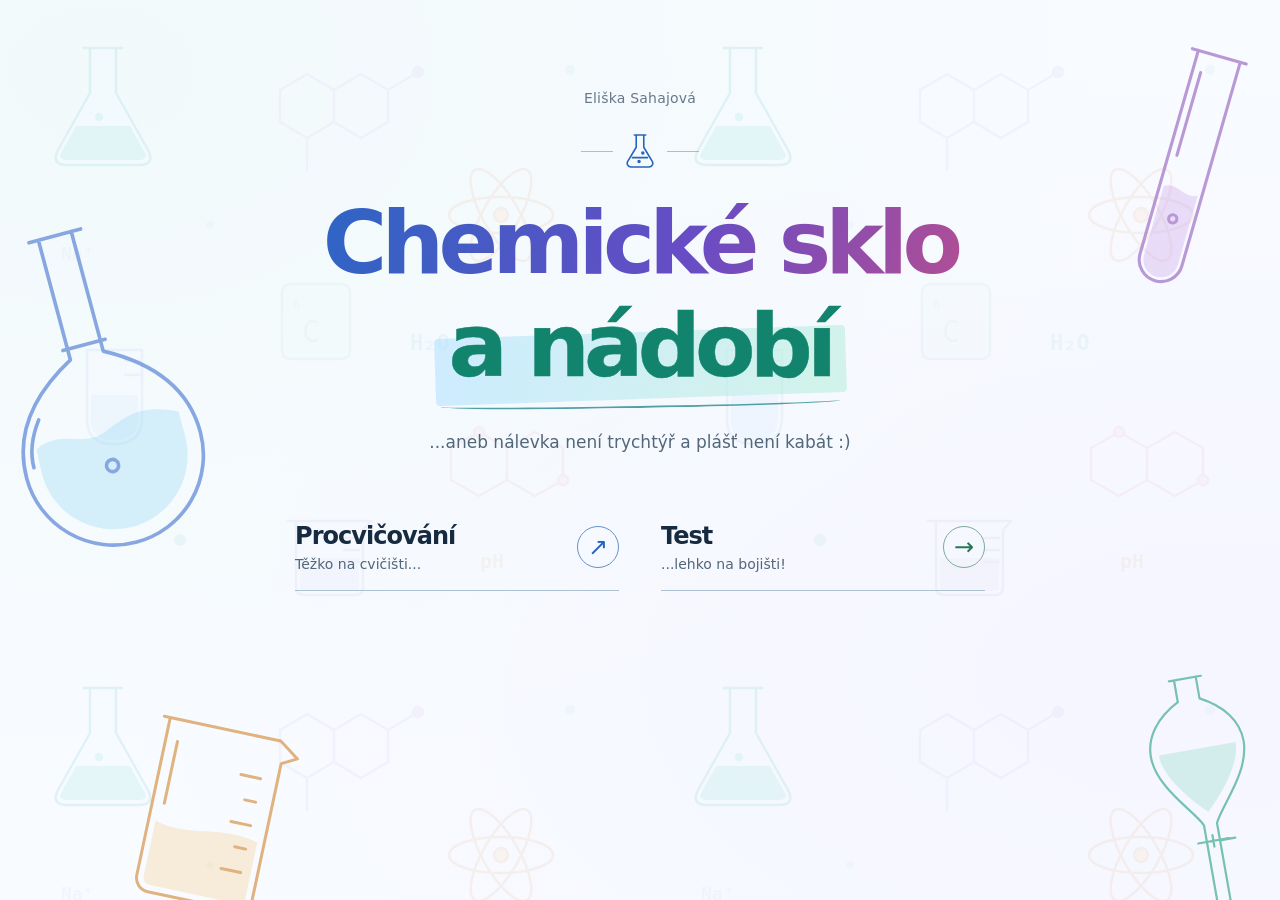
<file: index.html>
<!doctype html>
<html lang="cs"><head><meta charset="utf-8"><meta name="viewport" content="width=device-width,initial-scale=1">
<title>Chemické sklo a nádobí</title><meta name="description" content="Poznej chemické sklo a nádobí. Procvičování s obrázky a školní test.">
<style>
:root{--ink:#172b40;--muted:#526779;--blue:#2664be;--green:#237754}*{box-sizing:border-box}body{margin:0;min-height:100svh;color:var(--ink);font-family:"Avenir Next",Avenir,"Segoe UI",system-ui,sans-serif;background:#f8fbff;background-image:linear-gradient(#f8fbff70,#f8fbff70),url('chemie.svg'),radial-gradient(ellipse at 0 10%,#def4ef,transparent 65%),radial-gradient(ellipse at 100% 80%,#f0e8fc,transparent 65%);background-size:auto,640px 640px,cover,cover;background-attachment:fixed}button,input{font:inherit}button,a{-webkit-tap-highlight-color:transparent}button{cursor:pointer}a:focus-visible,button:focus-visible,input:focus-visible{outline:3px solid var(--blue);outline-offset:6px}.hidden{display:none!important}.page{max-width:1020px;margin:auto;padding:clamp(50px,10vh,100px) 28px 48px}.welcome{text-align:center}.lab-symbol{display:flex;align-items:center;justify-content:center;gap:10px;color:var(--blue);margin-bottom:26px}.lab-symbol:before,.lab-symbol:after{content:"";width:32px;height:1px;background:currentColor;opacity:.4}.lab-symbol svg{width:34px;height:38px}h1{font-size:clamp(45px,8.5vw,88px);line-height:1.06;letter-spacing:-.065em;font-weight:850;margin:0;text-wrap:balance}h1 .first{display:block}h1 .highlight{position:relative;display:inline-block;color:#235ca6;margin-top:10px;isolation:isolate;-webkit-text-stroke:.5px #235ca6}h1 .highlight:before{content:"";position:absolute;inset:35% -14px -7%;z-index:-1;border-radius:4px;background:linear-gradient(100deg,#a5d9ff90,#9de3ca90);transform:rotate(-2deg)}h1 .highlight:after{content:"";position:absolute;left:-8px;right:-8px;bottom:-15px;height:7px;border-bottom:2px solid #2364a9;border-radius:50%;transform:rotate(-1deg);opacity:.8}.intro{color:var(--muted);font-size:17px;line-height:1.6;margin:36px 0 0}.mode-grid{display:grid;grid-template-columns:repeat(2,minmax(0,1fr));gap:42px;max-width:690px;margin:48px auto 0}.mode-choice{display:flex;align-items:center;justify-content:space-between;gap:16px;padding:18px 0;border:0;border-bottom:1px solid #adc0d1;background:transparent;text-align:left;color:var(--ink);text-decoration:none;font:inherit}.mode-copy{display:flex;flex-direction:column;gap:6px}.mode-copy strong{font-size:24px;font-weight:750;letter-spacing:-.04em}.mode-copy small{font-size:14px;color:var(--muted);font-weight:400}.arrow{display:grid;place-items:center;flex-shrink:0;width:42px;height:42px;border-radius:50%;border:1px solid #6792c4;color:var(--blue);font-size:24px;transition:transform .18s,background .18s}.test .arrow{color:var(--green);border-color:#7caa96}.mode-choice:hover .arrow{transform:translateX(4px);background:#dcecff}.mode-choice.test:hover .arrow{background:#e0f2e8}.mode-choice:hover strong{color:var(--blue)}.mode-choice.test:hover strong{color:var(--green)}.test-panel{max-width:530px;margin:40px auto 0;padding:30px 0 0;border-top:1px solid #ccd9e4;text-align:left}.test-panel h2{font-size:25px;letter-spacing:-.04em;margin:0 0 8px}.test-panel p{font-size:14px;color:var(--muted);line-height:1.5}.test-panel label{display:block;font-size:14px;font-weight:700;margin:20px 0 7px}.test-panel input{width:100%;padding:13px 15px;border:1px solid #a9bfce;border-radius:10px;background:#ffffffcf;color:var(--ink)}#code{font-weight:700;letter-spacing:.1em}.primary-btn{border:0;border-radius:10px;background:var(--ink);color:white;font-weight:700;padding:14px 20px;margin-top:22px}.primary-btn:hover{background:#285371}.primary-btn:disabled{opacity:.65;cursor:wait}.test-panel .status{color:#a32e49;min-height:22px}footer{text-align:center;margin-top:46px;color:#668093;font-size:12px;letter-spacing:.06em}@media(max-width:550px){.page{padding:48px 24px 32px}h1{font-size:clamp(42px,10.5vw,58px)}.mode-grid{gap:22px;margin-top:36px}.mode-copy strong{font-size:19px}.mode-copy small{font-size:12px}.arrow{width:32px;height:32px;font-size:20px}.mode-choice{gap:8px}.intro{font-size:15px}.lab-symbol{margin-bottom:24px}}@media(max-width:350px){.mode-grid{grid-template-columns:1fr;gap:12px}}@media(prefers-reduced-motion:reduce){.arrow{transition:none}}

body{background-image:linear-gradient(#f8fbffc0,#f8fbffc0),url('chemie.svg'),radial-gradient(ellipse at 8% 8%,#dcf5ef,transparent 60%),radial-gradient(ellipse at 95% 75%,#ece5ff,transparent 65%)}.page{position:relative;z-index:1}
h1 .first{color:#3464bf;background:linear-gradient(105deg,#216bc4 8%,#674cc5 55%,#ce4e83 95%);-webkit-background-clip:text;background-clip:text;-webkit-text-fill-color:transparent}h1 .highlight{color:#12846d;-webkit-text-stroke:.5px #12846d}h1 .highlight:before{background:linear-gradient(100deg,#afe1ff90,#b6efd990)}h1 .highlight:after{border-color:#278a91}
.author{margin:0 0 26px;color:#68788a;font-size:14px;font-weight:500;letter-spacing:.015em}
.background-art{position:fixed;inset:0;z-index:0;overflow:hidden;pointer-events:none}.background-art svg{position:absolute;overflow:visible;opacity:.75}
.flask{width:230px;height:340px;left:-20px;top:24%;transform:rotate(-15deg)}.tube{width:190px;height:280px;right:0;top:4%;transform:rotate(16deg)}.funnel{width:150px;height:250px;right:0;bottom:-18px;transform:rotate(-10deg)}.beaker{width:200px;height:220px;left:9%;bottom:-25px;transform:rotate(12deg)}
@media(max-width:650px){.background-art svg{opacity:.4}.flask{left:-110px;width:190px;height:260px}.tube{right:-75px;width:155px;height:230px}.funnel{right:-65px;bottom:-30px;width:130px;height:220px}.beaker{left:-70px;width:170px;height:190px}.author{font-size:13px}}
</style></head><body><div class="background-art" aria-hidden="true">
<svg class="flask" viewBox="0 0 180 280" fill="none" stroke="#638bd9" stroke-width="3" stroke-linecap="round" stroke-linejoin="round"><path d="M68 12h44M76 12v102c-39 21-60 49-60 85a74 74 0 0 0 148 0c0-36-21-64-60-85V12"/><path d="M30 178c25-12 37 10 60 0s35-12 61 0v21a61 61 0 0 1-122 0Z" fill="#9bd8f5" fill-opacity=".48" stroke="none"/><path d="M38 155c-9 12-14 24-14 37M72 105h36"/><circle cx="87" cy="207" r="5"/></svg>
<svg class="tube" viewBox="0 0 130 270" fill="none" stroke="#a578c7" stroke-width="3" stroke-linecap="round"><path d="M38 15h54M44 15v204a21 21 0 0 0 42 0V15"/><path d="M48 150c12-8 22 7 34 0v69a17 17 0 0 1-34 0Z" fill="#c9a3ea" fill-opacity=".45" stroke="none"/><path d="M52 35v83"/><circle cx="65" cy="178" r="4"/></svg>
<svg class="funnel" viewBox="0 0 200 340" fill="none" stroke="#4baf98" stroke-width="3" stroke-linecap="round" stroke-linejoin="round"><path d="M78 12h44M85 12v30c-31 16-49 40-49 67 0 43 45 82 55 104v107h18v-107c10-22 55-61 55-104 0-27-18-51-49-67V12"/><path d="M47 109h106c0 27-26 61-53 87-27-26-53-60-53-87Z" fill="#93d9c8" fill-opacity=".45" stroke="none"/><path d="M79 236h42M100 228v16M111 237h19"/></svg>
<svg class="beaker" viewBox="0 0 200 220" fill="none" stroke="#d99a54" stroke-width="3" stroke-linecap="round" stroke-linejoin="round"><path d="M30 24h119l20 14-15 8v139a14 14 0 0 1-14 14H50a14 14 0 0 1-14-14V24"/><path d="M43 128c38 10 62-10 104 0v57a7 7 0 0 1-7 7H50a7 7 0 0 1-7-7Z" fill="#f4c780" fill-opacity=".4" stroke="none"/><path d="M117 65h20M126 89h11M117 113h20M126 137h11M117 161h20M48 46v63"/></svg></div><main class="page"><section class="welcome" aria-labelledby="title">
<p class="author">Eliška Sahajová</p><div class="lab-symbol" aria-hidden="true"><svg viewBox="0 0 36 40" fill="none" stroke="currentColor" stroke-width="1.7" stroke-linecap="round" stroke-linejoin="round"><path d="M12 3h12M14 3v13L5 31a4 4 0 0 0 3.5 6h19a4 4 0 0 0 3.5-6l-9-15V3"/><path d="M10 27h16"/><circle cx="17" cy="31" r="1"/><circle cx="21" cy="22" r="1"/></svg></div>
<h1 id="title"><span class="first">Chemické sklo</span><span class="highlight">a nádobí</span></h1>
<p class="intro">...aneb nálevka není trychtýř a plášť není kabát :)</p>
<div class="mode-grid"><a class="mode-choice" href="procvicovani.html"><span class="mode-copy"><strong>Procvičování</strong><small>Těžko na cvičišti...</small></span><span class="arrow" aria-hidden="true">↗</span></a><button class="mode-choice test" id="testMode" type="button" aria-expanded="false" aria-controls="testPanel"><span class="mode-copy"><strong>Test</strong><small>...lehko na bojišti!</small></span><span class="arrow" aria-hidden="true">→</span></button></div>
<section class="test-panel hidden" id="testPanel" aria-labelledby="testTitle"><h2 id="testTitle">Připraveno? Jdeme na test.</h2><p>Zadej své jméno a kód od učitele.</p><form id="testForm" method="post"><label for="studentName">Jméno a příjmení</label><input name="studentName" id="studentName" type="text" autocomplete="name" required minlength="3" maxlength="100" placeholder="Jana Nováková" aria-describedby="testStatus"><label for="code">Kód od učitele</label><input name="code" id="code" type="text" inputmode="numeric" autocomplete="off" spellcheck="false" required minlength="6" maxlength="9" pattern="[0-9 ]{6,9}" placeholder="123456" aria-describedby="testStatus"><button class="primary-btn" type="submit" id="beginTest">Zahájit / pokračovat →</button></form><p id="testStatus" class="status" role="status"></p></section>
</section></main><script>
const TEST_URL='https://script.google.com/macros/s/AKfycbyqt0VtIgoO4pp8jev4MtGAhsqGBQX9vMUV-uSeDJqjpW7HnyIs8ONgCIXI0pwS5GWS/exec';
const panel=document.querySelector('#testPanel'),form=document.querySelector('#testForm'),input=document.querySelector('#code'),status=document.querySelector('#testStatus');form.action=TEST_URL;
document.querySelector('#testMode').addEventListener('click',()=>{panel.classList.remove('hidden');document.querySelector('#testMode').setAttribute('aria-expanded','true');document.querySelector('#studentName').focus();});
form.addEventListener('submit',event=>{const code=input.value.replace(/\s/g,''),name=document.querySelector('#studentName').value.normalize('NFC').trim().replace(/\s+/g,' ');if(!/^\p{L}[\p{L}\p{M} .’'\-]{2,99}$/u.test(name)||name.split(' ').filter(w=>/\p{L}/u.test(w)).length<2){event.preventDefault();status.textContent='Doplň své jméno a příjmení.';return;}if(!/^\d{6}$/.test(code)){event.preventDefault();status.textContent='Zadej šest číslic kódu.';return;}input.value=code;document.querySelector('#studentName').value=name;document.querySelector('#beginTest').disabled=true;status.textContent='Otevírám test…';});window.addEventListener('pageshow',()=>{document.querySelector('#beginTest').disabled=false;});
</script></body></html>
</file>
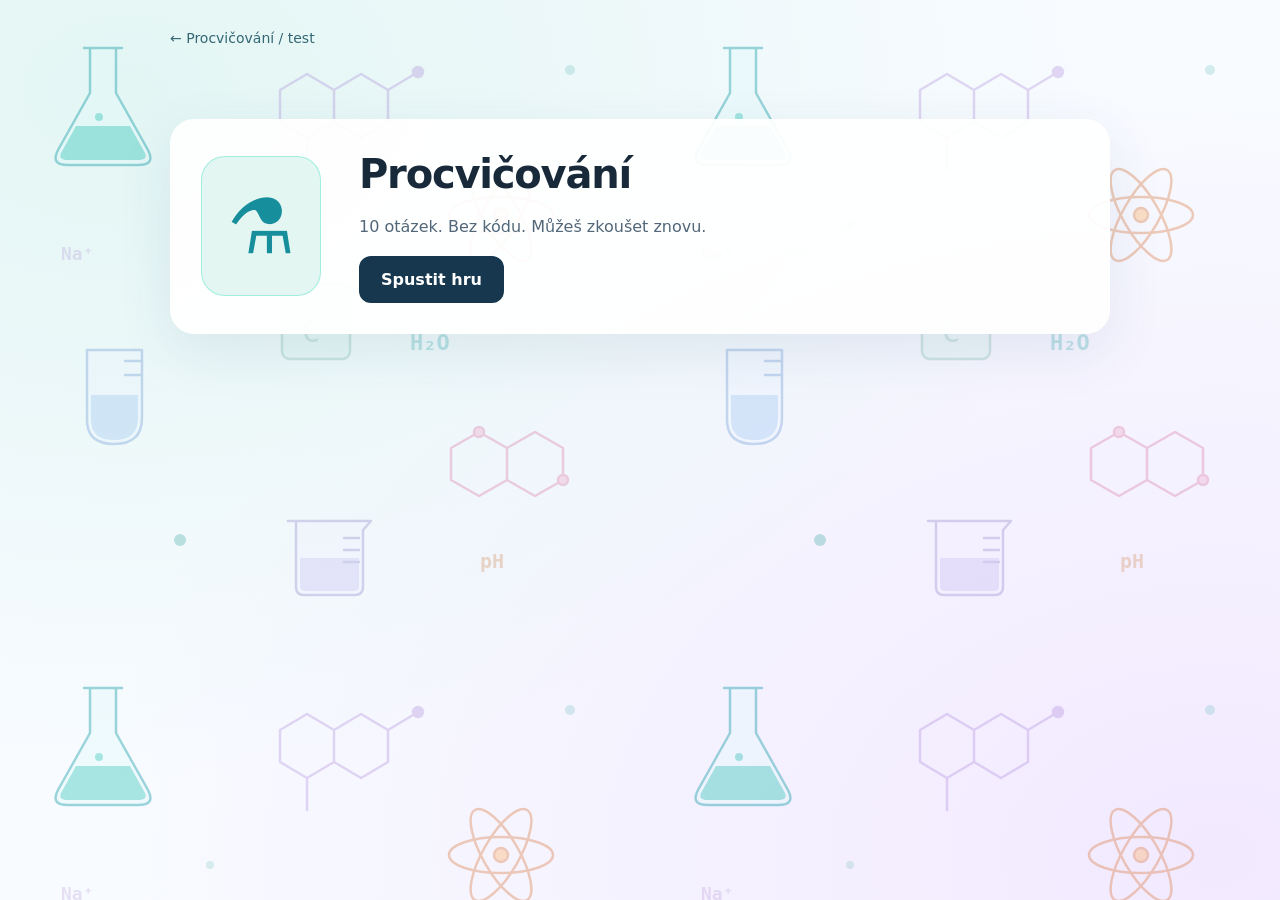
<file: procvicovani.html>
<!doctype html>
<html lang="cs">
<head>
  <meta charset="utf-8">
  <meta name="viewport" content="width=device-width, initial-scale=1">
  <meta name="description" content="Interaktivní kvíz na poznávání chemického skla a laboratorního nádobí.">
  <title>Chemické sklo – procvičování</title>
  <link rel="stylesheet" href="style.css">
  <script src="practice.js" defer></script>
</head>
<body>
  <main class="page">
    <nav class="back-nav"><a href="index.html">← Procvičování / test</a></nav>
    <section class="game-card" id="startScreen" aria-labelledby="startTitle">
      <div class="mascot" aria-hidden="true">⚗</div>
      <div>
        <h2 id="startTitle">Procvičování</h2>
        <p>10 otázek. Bez kódu. Můžeš zkoušet znovu.</p>
        <button class="primary-btn" type="button" id="startBtn">Spustit hru</button>
      </div>
    </section>

    <div id="practiceShell" class="test-shell practice-shell hidden">
      <div class="attempt-banner"><strong>PROCVIČOVÁNÍ</strong></div>
    <section class="quiz hidden" id="quizScreen" aria-live="polite">
      <div class="topline">
        <div>
          <p class="eyebrow">Otázka <span id="questionNumber">1</span>/10</p>
        </div>
        <div class="score-pill" aria-label="Počet správných odpovědí">✓ <span id="scoreNow">0</span>/10</div>
      </div>

      <h2 id="questionText" tabindex="-1">kádinka</h2>

      <div class="progress" aria-hidden="true">
        <span id="progressBar"></span>
      </div>

      <div class="choice-grid" id="choices" aria-label="Možnosti odpovědi"></div>

      <div class="feedback" id="feedback" role="status"></div>
      <div class="actions"><button class="primary-btn hidden" id="nextBtn" type="button">Další otázka →</button></div>
    </section>

    <section class="results hidden" id="resultScreen" aria-labelledby="resultTitle">
      <div class="result-head">
        <div>
          <h2 id="resultTitle">Výsledky</h2>
          <p id="resultMessage"></p>
        </div>
        <div class="big-score" id="finalScore">0/10</div>
      </div>

      <div class="legend" aria-label="Legenda výsledků">
        <span><i class="ok"></i> správně</span>
        <span><i class="bad"></i> špatně</span>
      </div>

      <div class="result-list" id="resultList"></div>

      <div class="actions">
        <button class="primary-btn" type="button" id="againBtn">Hrát znovu</button>
      </div>
    </section>
    </div>
  </main>
</body>
</html>
</file>
<file: style.css>
:root{--ink:#18293a;--muted:#526779;--accent:#5ce8cc;--green:#15805e;--red:#c33853}*{box-sizing:border-box}body{margin:0;min-height:100vh;font-family:system-ui,-apple-system,"Segoe UI",sans-serif;color:var(--ink);background-color:#f8fbff;background-image:url("chemie.svg"),radial-gradient(ellipse at 10% 10%,#e3f6f4,transparent 60%),radial-gradient(ellipse at 95% 95%,#f2e9ff,transparent 65%);background-attachment:fixed;background-size:640px 640px,cover,cover}.page{width:min(940px,calc(100% - 32px));margin:auto;padding:28px 0 48px}.brand{display:flex;align-items:center;gap:10px;color:#48627b;font-size:12px;letter-spacing:.14em;font-weight:700;margin-bottom:24px}.brand-icon{color:#168e9c;font-size:30px}.brand>span:last-child{font-weight:500}.game-card,.quiz,.results{background:rgba(255,255,255,.94);border:1px solid #ffffff;border-radius:24px;padding:30px;box-shadow:0 18px 55px #254a7018}.game-card{display:grid;grid-template-columns:130px 1fr;gap:28px;align-items:center;margin-top:8vh}.mascot{display:grid;place-items:center;width:120px;height:140px;border:1px solid #5ce8cc80;border-radius:24px;background:#e4f6f2;color:#168e9c;font-size:76px}.eyebrow{font-size:12px;font-weight:750;color:#346774;text-transform:uppercase;letter-spacing:.12em;margin:0 0 10px}h2{font-size:clamp(26px,4vw,40px);line-height:1.2;letter-spacing:-.03em;margin:0}p{color:var(--muted);line-height:1.6}.intro-detail{max-width:540px}.start-tags{display:flex;gap:10px;align-items:center;margin:24px 0;color:#346774;font-size:12px;letter-spacing:.12em;font-weight:700}.start-tags span:not(:nth-child(2)){background:#e0eeee;border-radius:8px;padding:9px 12px}.primary-btn{border:0;border-radius:12px;padding:14px 22px;background:#16374d;color:white;font:inherit;font-weight:700;cursor:pointer}.primary-btn:hover{background:#24566a}button:focus-visible{outline:3px solid #078e9f;outline-offset:4px}.hidden{display:none!important}.topline,.result-head{display:flex;justify-content:space-between;align-items:center;gap:20px}.topline>div:first-child{flex:1}.mode{margin:0 0 8px;color:#426d78;font-size:13px;font-weight:700}#questionText{font-size:clamp(23px,3.2vw,34px);text-align:center;width:100%;margin:20px auto 0;text-wrap:balance}.score-pill,.big-score{flex-shrink:0;padding:12px 16px;background:#deeeea;border-radius:12px;color:#216453;font-size:22px;font-weight:800}.big-score{font-size:34px}.progress{height:6px;background:#dae3ec;border-radius:8px;overflow:hidden;margin:24px 0}.progress span{display:block;height:100%;background:linear-gradient(90deg,#219baa,#41c9a2);transition:width .2s}.choice-grid{display:grid;grid-template-columns:repeat(2,minmax(0,1fr));gap:16px}.choice{position:relative;display:flex;flex-direction:column;align-items:center;justify-content:center;min-width:0;padding:14px;border:3px solid #dce5ed;border-radius:16px;background:white;cursor:pointer;transition:border-color .15s,transform .15s;color:var(--ink);font:inherit}.choice:not(:disabled):hover{border-color:#159caf;transform:translateY(-2px)}.choice img{display:block;width:100%;height:clamp(120px,23vh,215px);object-fit:contain;padding:8px 22px}.option-letter{position:absolute;top:10px;left:12px;display:grid;place-items:center;width:28px;height:28px;background:#edf2f7;border-radius:7px;font-weight:750;font-size:13px;color:#63788b}.answer-label{font-size:14px;font-weight:700;padding-top:5px}.choice.is-correct{border-color:var(--green);background:#e6f7ed}.choice.is-wrong{border-color:var(--red);background:#ffedf0}.choice.is-muted{opacity:.55}.feedback{min-height:28px;text-align:center;font-size:17px;font-weight:700;margin-top:18px;color:#245368}.actions{text-align:center;margin-top:15px}.legend{display:flex;gap:20px;margin:24px 0;font-size:14px}.legend span{display:flex;align-items:center;gap:8px}.legend i{width:12px;height:12px;border-radius:4px}.ok{background:var(--green)}.bad{background:var(--red)}.result-list{display:grid;grid-template-columns:repeat(2,minmax(0,1fr));gap:12px}.result-item{display:grid;grid-template-columns:70px 1fr;gap:12px;padding:14px;background:white;border:2px solid;border-radius:12px}.result-item.correct{border-color:var(--green)}.result-item.wrong{border-color:var(--red)}.result-item img{width:70px;height:80px;object-fit:contain}.result-item h3{margin:0;font-size:16px}.result-item p{margin:6px 0 0;font-size:13px;line-height:1.45}.review-prompt{color:#627889}@media(max-width:600px){.page{width:calc(100% - 20px);padding-top:14px}.brand{font-size:9px;gap:7px;margin-bottom:12px}.game-card,.quiz,.results{padding:20px 14px;border-radius:18px}.game-card{grid-template-columns:1fr;margin-top:20px;gap:18px}.mascot{height:80px;width:80px;font-size:50px}.choice-grid{gap:10px}.choice{padding:8px}.choice img{height:150px;padding:14px 8px}.topline{gap:10px}.score-pill{padding:10px;font-size:18px}.result-list{grid-template-columns:1fr}.result-head{flex-wrap:wrap}}@media(prefers-reduced-motion:reduce){*{transition:none!important}}

.back-nav{margin-bottom:16px}.back-nav a{color:#346774;font-size:14px;text-decoration:none}.back-nav a:hover{text-decoration:underline}

.test-shell{background:rgba(255,255,255,.96);border:1px solid #dbe5ee;border-top:5px solid var(--variant-line,#7aaee2);border-radius:24px;box-shadow:0 18px 55px #254a7018}
.test-shell .quiz,.test-shell .results{background:none;border:0;border-radius:0;box-shadow:none;padding:12px 30px 30px}
.attempt-banner{position:sticky;top:0;z-index:5;display:flex;align-items:center;justify-content:space-between;gap:16px;padding:20px 30px;margin:0;border:0;border-bottom:1px solid var(--variant-line,#7aaee2);border-radius:19px 19px 0 0;background:var(--variant-soft,#e4f0ff);color:var(--variant-ink,#1c5e9f)}
.attempt-banner strong{font-size:26px;white-space:nowrap}.attempt-banner span{font-size:15px;overflow-wrap:anywhere;text-align:right}
.variant-a{--variant-soft:#e4f0ff;--variant-line:#7aaee2;--variant-ink:#1c5e9f;--variant-progress:#4e91ce}
.variant-b{--variant-soft:#e5f5ec;--variant-line:#86bba0;--variant-ink:#22724e;--variant-progress:#53a97b}
.test-shell #questionText{border:2px solid var(--variant-line);border-radius:4px;padding:10px 14px;margin:18px auto 0}
.test-shell .progress span{background:var(--variant-progress)}.test-shell #nextBtn{background:var(--variant-ink)}
.demo-controls{margin-top:20px;color:#526779;font-size:13px}.demo-controls summary{cursor:pointer;text-align:center;padding:10px}.demo-controls .primary-btn{font-size:13px;padding:10px 14px;margin:5px}
@media(max-width:600px){.test-shell{border-radius:18px}.test-shell .quiz,.test-shell .results{padding:12px 14px 20px}.attempt-banner{padding:14px;border-radius:13px 13px 0 0}.attempt-banner strong{font-size:23px}.attempt-banner span{font-size:13px}}

.test-shell .attempt-banner{display:grid;grid-template-columns:minmax(0,1fr) auto minmax(0,1fr);column-gap:12px;text-align:center}
.test-shell .attempt-banner strong{grid-column:2;justify-self:center}.test-shell .attempt-banner #signedName{grid-column:3;justify-self:end;max-width:100%}
.test-shell .topline{display:grid;grid-template-columns:minmax(0,1fr) auto minmax(0,1fr);gap:12px;align-items:center}
.test-shell .topline>div:first-child{grid-column:2;text-align:center}.test-shell .topline .eyebrow{margin:0}.test-shell .topline .score-pill{grid-column:3;justify-self:end}

.practice-shell{--variant-soft:#eaf4fb;--variant-line:#8db7d7;--variant-ink:#2a658f;--variant-progress:#629fc9}.practice-shell .attempt-banner strong{font-size:24px}.practice-shell .attempt-banner{grid-template-columns:1fr}.practice-shell .attempt-banner strong{grid-column:1} @media(max-width:600px){.practice-shell .attempt-banner strong{font-size:21px}}
</file>
